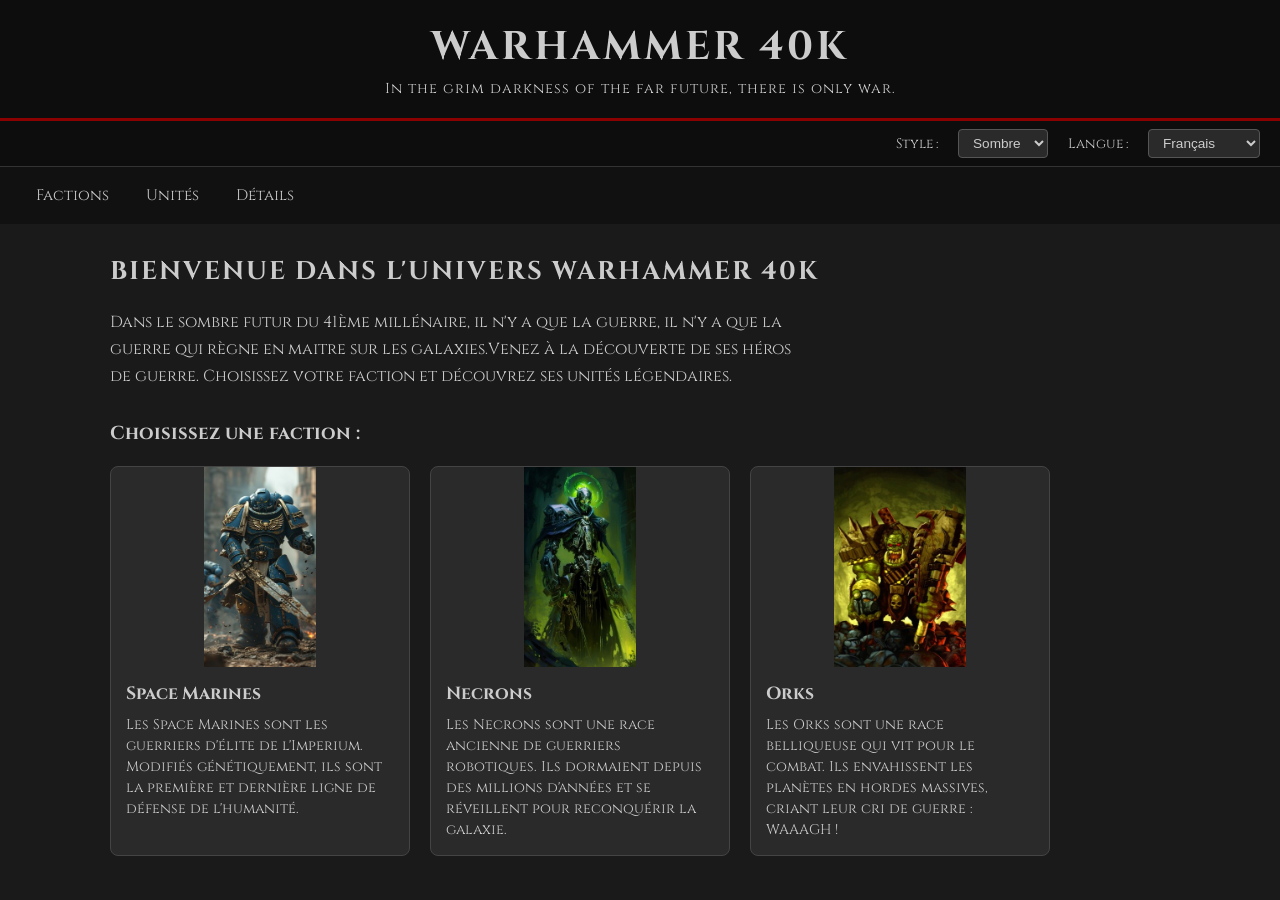
<file: index.html>
<!DOCTYPE html>
<!-- Déclare que c'est une page HTML5 -->
<html lang="fr">
<head>
  <!-- Permet d'afficher les accents et caractères spéciaux -->
  <meta charset="UTF-8" />
  <!-- Adapte la page aux écrans mobiles -->
  <meta name="viewport" content="width=device-width, initial-scale=1.0" />
  <title>Warhammer 40K</title>
  <!-- Lien vers notre fichier CSS pour le style -->
  <link rel="stylesheet" href="css/style.css" />
</head>

<!-- Thème sombre par défaut, changé par le JavaScript -->
<body class="theme-dark">

  <!-- En-tête du site, identique sur toutes les pages -->
  <header>
    <h1>Warhammer 40K</h1>
    <p>In the grim darkness of the far future, there is only war.</p>
  </header>

  <!-- Sélecteurs de style et de langue -->
  <div class="controls">
    <label for="select-theme" data-lang="style_label">Style :</label>
    <!-- Appelle changerTheme() quand on change le style -->
    <select id="select-theme" onchange="changerTheme()">
	<option value="dark" data-lang="style_dark">Sombre</option>
	<option value="light" data-lang="style_light">Clair</option>
	<option value="red" data-lang="style_red">Guerre</option>
    </select>

    <label for="select-lang" data-lang="lang_label">Langue :</label>
    <!-- Appelle changerLangue() quand on change la langue -->
    <select id="select-lang" onchange="changerLangue()">
      <option value="fr">Français</option>
      <option value="en">English</option>
      <option value="nl">Nederlands</option>
    </select>
  </div>

  <!-- Navigation vers les 3 pages, textes traduits via data-lang -->
  <nav>
    <ul>
      <li><a href="index.html"        data-lang="nav_factions">Factions</a></li>
      <li><a href="html/unites.html"  data-lang="nav_units">Unités</a></li>
      <li><a href="html/details.html" data-lang="nav_details">Détails</a></li>
    </ul>
  </nav>

  <!-- Contenu principal de la page -->
  <main>
    <h2 data-lang="welcome_title">Bienvenue dans l'Univers Warhammer 40K</h2>
    <p class="intro-text" data-lang="welcome_text">
      Dans le sombre futur du 41ème millénaire, il n'y a que la guerre.
    </p>
    <h3 style="margin-bottom: 20px;" data-lang="choose_faction">Choisissez une faction :</h3>

    <!-- Les cartes de factions sont générées ici par index.js -->
    <div class="grid" id="liste-factions">
      <p>Chargement...</p>
    </div>
  </main>

  <!-- Scripts chargés en bas pour que le HTML soit prêt avant le JS -->
  <script src="script/main.js"></script>
  <script src="script/index.js"></script>

</body>
</html>
</file>
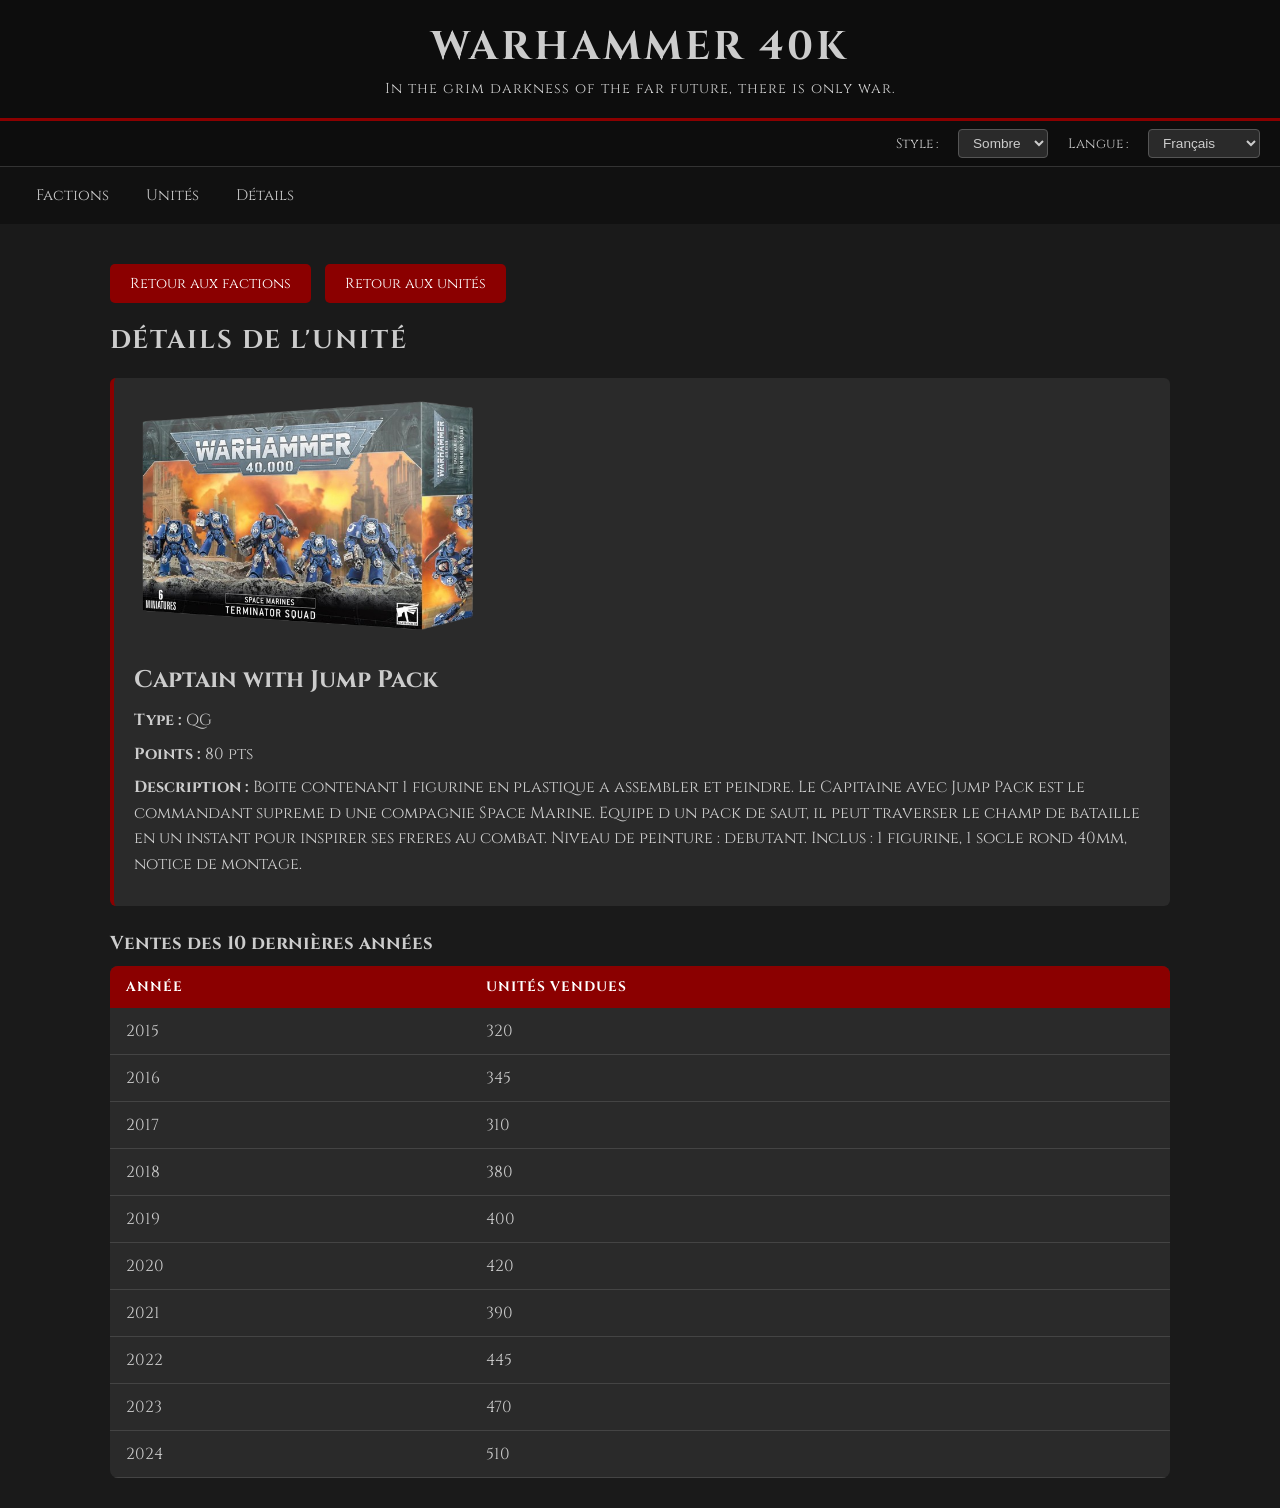
<file: html/details.html>
<!DOCTYPE html>
<!-- Déclare que c'est une page HTML5 -->
<html lang="fr">
<head>
  <!-- Permet d'afficher les accents et caractères spéciaux -->
  <meta charset="UTF-8" />
  <!-- Adapte la page aux écrans mobiles -->
  <meta name="viewport" content="width=device-width, initial-scale=1.0" />
  <title>Warhammer 40K - Détails</title>
  <!-- ../ remonte d'un dossier car on est dans html/ -->
  <link rel="stylesheet" href="../css/style.css" />
</head>

<!-- Thème sombre par défaut, changé par le JavaScript -->
<body class="theme-dark">

  <!-- En-tête identique sur toutes les pages -->
  <header>
    <h1>Warhammer 40K</h1>
    <p>In the grim darkness of the far future, there is only war.</p>
  </header>

  <!-- Sélecteurs de style et de langue -->
  <div class="controls">
    <label for="select-theme" data-lang="style_label">Style :</label>
    <select id="select-theme" onchange="changerTheme()">
	<option value="dark" data-lang="style_dark">Sombre</option>
	<option value="light" data-lang="style_light">Clair</option>
	<option value="red" data-lang="style_red">Guerre</option>
    </select>

    <label for="select-lang" data-lang="lang_label">Langue :</label>
    <select id="select-lang" onchange="changerLangue()">
      <option value="fr">Français</option>
      <option value="en">English</option>
      <option value="nl">Nederlands</option>
    </select>
  </div>

  <!-- Navigation, ../ pour remonter vers la racine -->
  <nav>
    <ul>
      <li><a href="../index.html" data-lang="nav_factions">Factions</a></li>
      <li><a href="unites.html"   data-lang="nav_units">Unités</a></li>
      <li><a href="details.html"  data-lang="nav_details">Détails</a></li>
    </ul>
  </nav>

  <main>
    <!-- Boutons de retour vers les pages précédentes -->
    <div style="margin-bottom: 20px;">
      <a href="../index.html" class="btn" style="margin-right: 10px;" data-lang="back_factions">← Factions</a>
      <!-- Le href de ce lien est mis à jour par details.js pour inclure la bonne faction -->
      <a id="lien-retour-unites" href="unites.html" class="btn" data-lang="back_units">← Unités</a>
    </div>

    <h2 data-lang="unit_details">Détails de l'unité</h2>

    <!-- Rempli par details.js avec l'image, le nom et la description -->
    <div id="detail-unite">
      <p>Chargement...</p>
    </div>

    <!-- Caché par défaut, affiché par details.js quand les ventes sont disponibles -->
    <div id="zone-tableau" style="display:none;">
      <h3 style="margin: 25px 0 10px;" data-lang="sales_title">Ventes des 10 dernières années</h3>
      <table>
        <thead>
          <tr>
            <th data-lang="year">Année</th>
            <th data-lang="units_sold">Unités vendues</th>
          </tr>
        </thead>
        <!-- Les lignes du tableau sont générées par details.js -->
        <tbody id="tableau-ventes"></tbody>
      </table>
    </div>
  </main>

  <!-- Scripts en bas pour que le HTML soit prêt avant le JS -->
  <script src="../script/main.js"></script>
  <script src="../script/details.js"></script>

</body>
</html>
</file>
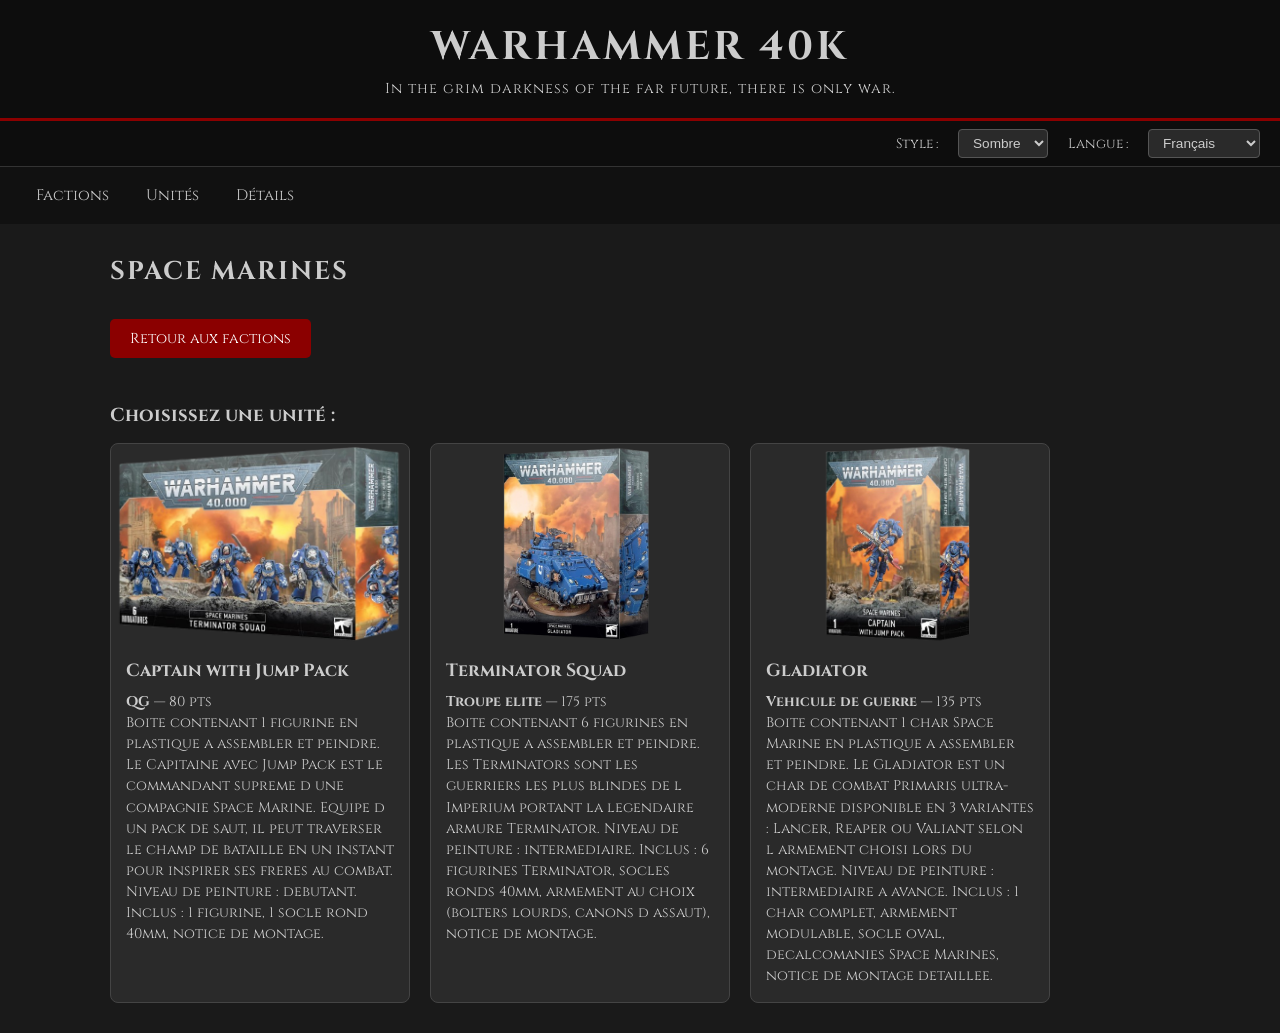
<file: html/unites.html>
<!DOCTYPE html>
<!-- Déclare que c'est une page HTML5 -->
<html lang="fr">
<head>
  <!-- Permet d'afficher les accents et caractères spéciaux -->
  <meta charset="UTF-8" />
  <!-- Adapte la page aux écrans mobiles -->
  <meta name="viewport" content="width=device-width, initial-scale=1.0" />
  <title>Warhammer 40K - Unités</title>
  <!-- ../ remonte d'un dossier car on est dans html/ -->
  <link rel="stylesheet" href="../css/style.css" />
</head>

<!-- Thème sombre par défaut, changé par le JavaScript -->
<body class="theme-dark">

  <!-- En-tête identique sur toutes les pages -->
  <header>
    <h1>Warhammer 40K</h1>
    <p>In the grim darkness of the far future, there is only war.</p>
  </header>

  <!-- Sélecteurs de style et de langue -->
  <div class="controls">
    <label for="select-theme" data-lang="style_label">Style :</label>
    <select id="select-theme" onchange="changerTheme()">
	<option value="dark" data-lang="style_dark">Sombre</option>
	<option value="light" data-lang="style_light">Clair</option>
	<option value="red" data-lang="style_red">Guerre</option>
    </select>

    <label for="select-lang" data-lang="lang_label">Langue :</label>
    <select id="select-lang" onchange="changerLangue()">
      <option value="fr">Français</option>
      <option value="en">English</option>
      <option value="nl">Nederlands</option>
    </select>
  </div>

  <!-- Navigation, ../ pour remonter vers la racine -->
  <nav>
    <ul>
      <li><a href="../index.html" data-lang="nav_factions">Factions</a></li>
      <li><a href="unites.html"   data-lang="nav_units">Unités</a></li>
      <li><a href="details.html"  data-lang="nav_details">Détails</a></li>
    </ul>
  </nav>

  <main>
    <!-- Le titre est mis à jour par unites.js avec le nom de la faction choisie -->
    <h2 id="titre-faction">Unités</h2>

    <!-- Bouton retour vers la page des factions -->
    <a href="../index.html" class="btn" style="margin-bottom: 25px; display: inline-block;" data-lang="back_factions">
      ← Retour aux factions
    </a>

    <h3 style="margin: 20px 0 15px;" data-lang="choose_unit">Choisissez une unité :</h3>

    <!-- Les cartes d'unités sont générées ici par unites.js -->
    <div class="grid" id="liste-unites">
      <p>Chargement...</p>
    </div>
  </main>

  <!-- Scripts en bas pour que le HTML soit prêt avant le JS -->
  <script src="../script/main.js"></script>
  <script src="../script/unites.js"></script>

</body>
</html>
</file>
<file: css/style.css>
/* Importation des 3 polices depuis Google Fonts */
@import url('https://fonts.googleapis.com/css2?family=Cinzel:wght@400;700&family=IM+Fell+English&family=Oswald:wght@400;700&display=swap');

/* Remet à zéro les marges par défaut du navigateur */
* {
  margin: 0;
  padding: 0;
  box-sizing: border-box;
}

body {
  min-height: 100vh;
}

/* Thème Sombre - police gothique, cartes côte à côte */
body.theme-dark {
  background-color: #1a1a1a;
  color: #cccccc;
  font-family: 'Cinzel', Georgia, serif;
}
body.theme-dark header {
  background-color: #0d0d0d;
  border-bottom: 3px solid #8b0000;
}
body.theme-dark nav { background-color: #111111; }
body.theme-dark nav a { color: #cccccc; }
body.theme-dark nav a:hover { color: #ff4444; background-color: #2a2a2a; }
body.theme-dark .controls { background-color: #0d0d0d; border-bottom: 1px solid #333333; }
body.theme-dark select { background-color: #2a2a2a; color: #cccccc; border: 1px solid #555555; }
body.theme-dark .btn { background-color: #8b0000; color: #ffffff; }
body.theme-dark .btn:hover { background-color: #aa0000; }
body.theme-dark .detail-box { background-color: #2a2a2a; border-left: 4px solid #8b0000; }
body.theme-dark table { background-color: #2a2a2a; }
body.theme-dark th { background-color: #8b0000; color: #ffffff; }
body.theme-dark td { border-bottom: 1px solid #444444; color: #cccccc; }
body.theme-dark tr:hover td { background-color: #333333; }
body.theme-dark footer { background-color: #0d0d0d; color: #666666; border-top: 2px solid #8b0000; }

/* Grille : cartes disposées côte à côte avec flexbox */
body.theme-dark .grid {
  display: flex;
  flex-direction: row;
  flex-wrap: wrap;
  gap: 20px;
}

/* Carte : image en haut, texte en dessous */
body.theme-dark .card {
  width: 300px;
  border-radius: 8px;
  overflow: hidden;
  cursor: pointer;
  text-decoration: none;
  color: inherit;
  background-color: #2a2a2a;
  border: 1px solid #444444;
  transition: border-color 0.2s, transform 0.2s;
  display: flex;
  flex-direction: column;
}
body.theme-dark .card:hover { border-color: #8b0000; transform: translateY(-3px); }
body.theme-dark .card img {
  width: 100%;
  height: 200px;
  object-fit: contain;
  display: block;
}
body.theme-dark .card-body { padding: 15px; }
body.theme-dark .card-body h3 { margin-bottom: 8px; font-size: 1.1em; }
body.theme-dark .card-body p { font-size: 0.88em; line-height: 1.5; }


/* Thème Clair - police manuscrite, image à gauche texte à droite */
body.theme-light {
  background-color: #f5f5f0;
  color: #222222;
  font-family: 'IM Fell English', Georgia, serif;
}
body.theme-light header { background-color: #ffffff; border-bottom: 3px solid #4a4a8a; }
body.theme-light nav { background-color: #e8e8f0; }
body.theme-light nav a { color: #333333; }
body.theme-light nav a:hover { color: #4a4a8a; background-color: #d0d0e8; }
body.theme-light .controls { background-color: #ffffff; border-bottom: 1px solid #dddddd; }
body.theme-light select { background-color: #ffffff; color: #333333; border: 1px solid #aaaaaa; }
body.theme-light .btn { background-color: #4a4a8a; color: #ffffff; }
body.theme-light .btn:hover { background-color: #333377; }
body.theme-light .detail-box { background-color: #ffffff; border-left: 4px solid #4a4a8a; }
body.theme-light table { background-color: #ffffff; }
body.theme-light th { background-color: #4a4a8a; color: #ffffff; }
body.theme-light td { border-bottom: 1px solid #dddddd; color: #333333; }
body.theme-light tr:hover td { background-color: #f0f0f8; }
body.theme-light footer { background-color: #e8e8f0; color: #666666; border-top: 2px solid #4a4a8a; }

/* Grille : cartes empilées verticalement */
body.theme-light .grid {
  display: flex;
  flex-direction: column;
  gap: 15px;
}

/* Carte : image à gauche, texte à droite */
body.theme-light .card {
  width: 100%;
  border-radius: 8px;
  overflow: hidden;
  cursor: pointer;
  text-decoration: none;
  color: inherit;
  background-color: #ffffff;
  border: 1px solid #cccccc;
  transition: border-color 0.2s, box-shadow 0.2s;
  display: flex;
  flex-direction: row;
  align-items: stretch;
  height: 130px;
}
body.theme-light .card:hover { border-color: #4a4a8a; box-shadow: 0 4px 12px rgba(74,74,138,0.2); }
body.theme-light .card img {
  width: 180px;
  min-width: 180px;
  height: 130px;
  object-fit: contain;
  display: block;
  flex-shrink: 0;
}
body.theme-light .card-body {
  padding: 15px 20px;
  display: flex;
  flex-direction: column;
  justify-content: center;
  flex: 1;
  overflow: hidden;
}
body.theme-light .card-body h3 { margin-bottom: 8px; font-size: 1.1em; }
body.theme-light .card-body p { font-size: 0.88em; line-height: 1.5; }


/* Thème Guerre - police militaire, cartes empilées */
body.theme-red {
  background-color: #2a0000;
  color: #ffcccc;
  font-family: 'Oswald', Arial, sans-serif;
}
body.theme-red header { background-color: #1a0000; border-bottom: 3px solid #ff4444; }
body.theme-red nav { background-color: #200000; }
body.theme-red nav a { color: #ffaaaa; }
body.theme-red nav a:hover { color: #ffffff; background-color: #8b0000; }
body.theme-red .controls { background-color: #1a0000; border-bottom: 1px solid #440000; }
body.theme-red select { background-color: #3a0000; color: #ffcccc; border: 1px solid #880000; }
body.theme-red .btn { background-color: #cc0000; color: #ffffff; }
body.theme-red .btn:hover { background-color: #ff2222; }
body.theme-red .detail-box { background-color: #3a0000; border-left: 4px solid #ff4444; }
body.theme-red table { background-color: #3a0000; }
body.theme-red th { background-color: #cc0000; color: #ffffff; }
body.theme-red td { border-bottom: 1px solid #660000; color: #ffcccc; }
body.theme-red tr:hover td { background-color: #4a0000; }
body.theme-red footer { background-color: #1a0000; color: #883333; border-top: 2px solid #cc0000; }

/* Grille : cartes empilées verticalement */
body.theme-red .grid {
  display: flex;
  flex-direction: column;
  gap: 20px;
}

/* Carte : même style que sombre mais empilée */
body.theme-red .card {
  width: 300px;
  border-radius: 8px;
  overflow: hidden;
  cursor: pointer;
  text-decoration: none;
  color: inherit;
  background-color: #3a0000;
  border: 1px solid #660000;
  transition: border-color 0.2s, transform 0.2s;
  display: flex;
  flex-direction: column;
}
body.theme-red .card:hover { border-color: #ff4444; transform: translateY(-3px); }
body.theme-red .card img {
  width: 100%;
  height: 200px;
  object-fit: contain;
  display: block;
}
body.theme-red .card-body { padding: 15px; }
body.theme-red .card-body h3 { margin-bottom: 8px; font-size: 1.1em; }
body.theme-red .card-body p { font-size: 0.88em; line-height: 1.5; }


/* Styles communs aux 3 thèmes */
header { padding: 20px 30px; text-align: center; }
header h1 { font-size: 2.5em; letter-spacing: 3px; text-transform: uppercase; }
header p { font-size: 0.9em; margin-top: 5px; letter-spacing: 1px; }

/* Barre de sélection style et langue, alignée à droite */
.controls {
  display: flex;
  justify-content: flex-end;
  align-items: center;
  padding: 8px 20px;
  gap: 20px;
  flex-wrap: wrap;
}
.controls label { font-size: 0.85em; }
.controls select { padding: 5px 10px; border-radius: 4px; cursor: pointer; font-size: 0.85em; }

/* Navigation horizontale sans puces */
nav { padding: 10px 20px; }
nav ul { list-style: none; display: flex; gap: 5px; flex-wrap: wrap; }
nav a { text-decoration: none; padding: 8px 16px; border-radius: 4px; font-size: 0.95em; transition: background-color 0.2s; display: block; }

/* Contenu principal centré avec largeur maximale */
main { padding: 30px 20px; max-width: 1100px; margin: 0 auto; }
main h2 { margin-bottom: 20px; font-size: 1.6em; text-transform: uppercase; letter-spacing: 2px; }

.intro-text { margin-bottom: 30px; line-height: 1.7; font-size: 1em; max-width: 700px; }

/* Style du bouton retour */
.btn {
  display: inline-block;
  padding: 10px 20px;
  border-radius: 5px;
  text-decoration: none;
  font-size: 0.9em;
  border: none;
  cursor: pointer;
  margin-top: 10px;
  transition: background-color 0.2s;
}

.detail-box { padding: 20px; border-radius: 6px; margin-bottom: 25px; }
.detail-box p { margin: 8px 0; line-height: 1.6; }
.detail-box img { width: 100%; max-width: 350px; border-radius: 6px; margin-bottom: 15px; display: block; }

/* Tableau des ventes */
table { width: 100%; border-collapse: collapse; border-radius: 8px; overflow: hidden; margin-top: 10px; }
th, td { padding: 12px 16px; text-align: left; }
th { font-weight: bold; text-transform: uppercase; font-size: 0.85em; letter-spacing: 1px; }

footer { text-align: center; padding: 15px; font-size: 0.8em; margin-top: 40px; }

/* Adaptation mobile */
@media (max-width: 600px) {
  header h1 { font-size: 1.8em; }
  .controls { justify-content: center; }
  body.theme-dark .card { width: 100%; }
  body.theme-light .card { height: auto; flex-direction: column; }
  body.theme-light .card img { width: 100%; height: 180px; min-width: unset; }
}

/* Page détails - thème Sombre : image en haut, texte en dessous */
body.theme-dark .detail-box {
  display: flex;
  flex-direction: column;
  gap: 15px;
}
body.theme-dark .detail-img {
  width: 100%;
  max-width: 350px;
  height: auto;
  border-radius: 6px;
  display: block;
}
body.theme-dark .detail-texte h3 { font-size: 1.5em; margin-bottom: 12px; }
body.theme-dark .detail-texte p { margin-bottom: 8px; line-height: 1.6; }

/* Page détails - thème Clair : image à gauche, texte à droite */
body.theme-light .detail-box {
  display: flex;
  flex-direction: row;
  align-items: flex-start;
  gap: 30px;
}
body.theme-light .detail-img {
  width: 250px;
  min-width: 250px;
  height: auto;
  border-radius: 6px;
  display: block;
  flex-shrink: 0;
}
body.theme-light .detail-texte { flex: 1; }
body.theme-light .detail-texte h3 { font-size: 1.5em; margin-bottom: 12px; }
body.theme-light .detail-texte p { margin-bottom: 8px; line-height: 1.6; }

/* Page détails - thème Guerre : image centrée, texte centré en dessous */
body.theme-red .detail-box {
  display: flex;
  flex-direction: column;
  align-items: center;
  gap: 20px;
  text-align: center;
}
body.theme-red .detail-img {
  width: 100%;
  max-width: 400px;
  height: auto;
  border-radius: 6px;
  display: block;
}
body.theme-red .detail-texte { width: 100%; }
body.theme-red .detail-texte h3 { font-size: 1.5em; margin-bottom: 12px; }
body.theme-red .detail-texte p { margin-bottom: 8px; line-height: 1.6; }
</file>
